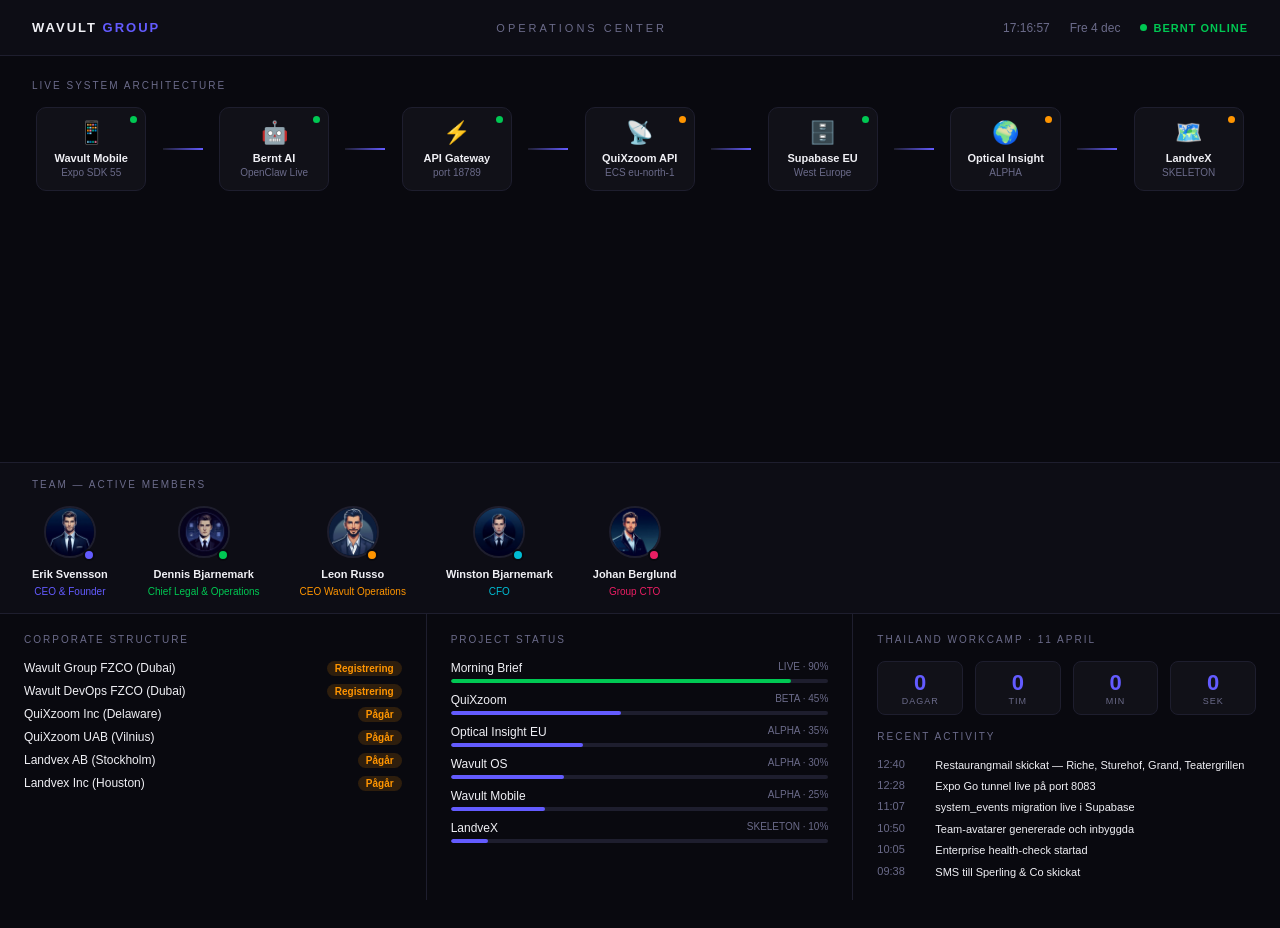
<file: dashboard.html>
<!DOCTYPE html>
<html lang="sv">
<head>
<meta charset="UTF-8">
<meta name="viewport" content="width=device-width, initial-scale=1.0">
<title>Wavult Group — Operations Center</title>
<style>
  *, *::before, *::after { box-sizing: border-box; margin: 0; padding: 0; }
  
  :root {
    --bg: #09090f;
    --panel: #111118;
    --border: #1e1e2e;
    --text: #f0f0f5;
    --muted: #6b6b8a;
    --accent: #635bff;
    --green: #00c853;
    --red: #ff3b30;
    --amber: #ff9500;
    --cyan: #00bcd4;
  }

  html, body {
    width: 100%; height: 100%;
    background: var(--bg);
    color: var(--text);
    font-family: -apple-system, BlinkMacSystemFont, 'Segoe UI', Inter, sans-serif;
    overflow: hidden;
  }

  /* HEADER */
  .header {
    display: flex;
    align-items: center;
    justify-content: space-between;
    padding: 0 32px;
    height: 56px;
    border-bottom: 1px solid var(--border);
    background: #0d0d15;
  }
  .header-logo {
    font-size: 13px;
    font-weight: 700;
    letter-spacing: 2px;
    text-transform: uppercase;
    color: var(--text);
  }
  .header-logo span { color: var(--accent); }
  .header-center {
    font-size: 11px;
    letter-spacing: 3px;
    text-transform: uppercase;
    color: var(--muted);
  }
  .header-right {
    display: flex;
    align-items: center;
    gap: 20px;
    font-size: 12px;
    color: var(--muted);
  }
  .status-badge {
    display: flex;
    align-items: center;
    gap: 6px;
    font-size: 11px;
    font-weight: 600;
    color: var(--green);
    letter-spacing: 1px;
  }
  .status-dot {
    width: 7px; height: 7px;
    border-radius: 50%;
    background: var(--green);
    animation: pulse-green 2s infinite;
  }
  @keyframes pulse-green {
    0%, 100% { box-shadow: 0 0 0 0 rgba(0,200,83,0.4); }
    50% { box-shadow: 0 0 0 6px rgba(0,200,83,0); }
  }

  /* MAIN GRID */
  .main {
    display: grid;
    grid-template-rows: 1fr auto auto;
    height: calc(100vh - 56px);
    gap: 0;
  }

  /* SYSTEM MAP */
  .system-map {
    padding: 24px 32px;
    border-bottom: 1px solid var(--border);
    overflow: hidden;
  }
  .section-label {
    font-size: 10px;
    letter-spacing: 2px;
    text-transform: uppercase;
    color: var(--muted);
    margin-bottom: 16px;
  }
  .system-nodes {
    display: flex;
    align-items: center;
    justify-content: space-around;
    gap: 8px;
    flex-wrap: nowrap;
  }
  .node {
    background: var(--panel);
    border: 1px solid var(--border);
    border-radius: 10px;
    padding: 12px 16px;
    text-align: center;
    min-width: 110px;
    position: relative;
    transition: border-color 0.2s;
  }
  .node:hover { border-color: var(--accent); }
  .node-icon { font-size: 22px; margin-bottom: 6px; }
  .node-name { font-size: 11px; font-weight: 600; color: var(--text); margin-bottom: 3px; }
  .node-info { font-size: 10px; color: var(--muted); }
  .node-status {
    position: absolute;
    top: 8px; right: 8px;
    width: 7px; height: 7px;
    border-radius: 50%;
  }
  .node-status.green { background: var(--green); animation: pulse-green 2s infinite; }
  .node-status.amber { background: var(--amber); animation: pulse-amber 2s infinite; }
  @keyframes pulse-amber {
    0%, 100% { box-shadow: 0 0 0 0 rgba(255,149,0,0.4); }
    50% { box-shadow: 0 0 0 6px rgba(255,149,0,0); }
  }

  .connector {
    flex: 1;
    height: 2px;
    background: linear-gradient(90deg, var(--border), var(--accent), var(--border));
    background-size: 200% 100%;
    animation: flow 2s linear infinite;
    min-width: 20px;
    max-width: 40px;
  }
  @keyframes flow {
    0% { background-position: 200% 0; }
    100% { background-position: 0% 0; }
  }

  /* TEAM AVATARS */
  .team-section {
    padding: 16px 32px;
    border-bottom: 1px solid var(--border);
    background: #0d0d15;
  }
  .team-row {
    display: flex;
    align-items: center;
    gap: 40px;
  }
  .avatar-card {
    display: flex;
    flex-direction: column;
    align-items: center;
    gap: 6px;
  }
  .avatar-wrap {
    position: relative;
    animation: breathe 4s ease-in-out infinite;
  }
  @keyframes breathe {
    0%, 100% { transform: scale(1); }
    50% { transform: scale(1.04); }
  }
  .avatar-img {
    width: 52px; height: 52px;
    border-radius: 50%;
    object-fit: cover;
    border: 2px solid var(--border);
  }
  .avatar-status {
    position: absolute;
    bottom: 1px; right: 1px;
    width: 12px; height: 12px;
    border-radius: 50%;
    border: 2px solid var(--bg);
    animation: pulse-green 2s infinite;
  }
  .avatar-name {
    font-size: 11px;
    font-weight: 600;
    color: var(--text);
    white-space: nowrap;
  }
  .avatar-title {
    font-size: 10px;
    white-space: nowrap;
  }

  /* INFO PANELS */
  .info-panels {
    display: grid;
    grid-template-columns: 1fr 1fr 1fr;
    gap: 0;
    flex: 1;
    overflow: hidden;
  }
  .panel {
    padding: 20px 24px;
    border-right: 1px solid var(--border);
    overflow: hidden;
  }
  .panel:last-child { border-right: none; }

  /* Company list */
  .entity-list { list-style: none; display: flex; flex-direction: column; gap: 8px; }
  .entity-item {
    display: flex;
    align-items: center;
    justify-content: space-between;
    font-size: 12px;
  }
  .entity-name { color: var(--text); }
  .entity-badge {
    font-size: 10px;
    padding: 2px 8px;
    border-radius: 20px;
    font-weight: 600;
  }
  .badge-pending { background: rgba(255,149,0,0.15); color: var(--amber); }
  .badge-live { background: rgba(0,200,83,0.15); color: var(--green); }

  /* Progress bars */
  .project-list { display: flex; flex-direction: column; gap: 10px; }
  .project-item { display: flex; flex-direction: column; gap: 4px; }
  .project-header { display: flex; justify-content: space-between; font-size: 12px; }
  .project-name { color: var(--text); }
  .project-status { color: var(--muted); font-size: 10px; }
  .progress-bar {
    width: 100%; height: 4px;
    background: var(--border);
    border-radius: 2px;
    overflow: hidden;
  }
  .progress-fill {
    height: 100%;
    border-radius: 2px;
    background: var(--accent);
    transition: width 1s ease;
  }
  .progress-fill.green { background: var(--green); }

  /* Countdown + Log */
  .countdown {
    display: flex;
    gap: 12px;
    margin-bottom: 16px;
  }
  .countdown-unit {
    text-align: center;
    background: var(--panel);
    border: 1px solid var(--border);
    border-radius: 8px;
    padding: 8px 12px;
    flex: 1;
  }
  .countdown-num {
    font-size: 22px;
    font-weight: 700;
    color: var(--accent);
    font-variant-numeric: tabular-nums;
  }
  .countdown-label {
    font-size: 9px;
    text-transform: uppercase;
    letter-spacing: 1px;
    color: var(--muted);
  }
  .activity-list { display: flex; flex-direction: column; gap: 6px; }
  .activity-item {
    display: flex;
    gap: 10px;
    font-size: 11px;
    align-items: flex-start;
  }
  .activity-time { color: var(--muted); white-space: nowrap; min-width: 48px; }
  .activity-text { color: var(--text); line-height: 1.4; }

  /* FOOTER */
  .footer {
    display: flex;
    align-items: center;
    justify-content: space-between;
    padding: 8px 32px;
    border-top: 1px solid var(--border);
    background: #0d0d15;
    font-size: 10px;
    color: var(--muted);
    letter-spacing: 1px;
    text-transform: uppercase;
  }
  .footer-status {
    display: flex;
    align-items: center;
    gap: 6px;
    color: var(--green);
    font-weight: 600;
  }
</style>
</head>
<body>

<!-- HEADER -->
<div class="header">
  <div class="header-logo">Wavult<span> Group</span></div>
  <div class="header-center">Operations Center</div>
  <div class="header-right">
    <span id="clock">--:--:--</span>
    <span id="datestr">--</span>
    <div class="status-badge">
      <div class="status-dot"></div>
      BERNT ONLINE
    </div>
  </div>
</div>

<div class="main">

  <!-- SYSTEM MAP -->
  <div class="system-map">
    <div class="section-label">Live System Architecture</div>
    <div class="system-nodes">
      <div class="node">
        <div class="node-status green"></div>
        <div class="node-icon">📱</div>
        <div class="node-name">Wavult Mobile</div>
        <div class="node-info">Expo SDK 55</div>
      </div>
      <div class="connector"></div>
      <div class="node">
        <div class="node-status green"></div>
        <div class="node-icon">🤖</div>
        <div class="node-name">Bernt AI</div>
        <div class="node-info">OpenClaw Live</div>
      </div>
      <div class="connector"></div>
      <div class="node">
        <div class="node-status green"></div>
        <div class="node-icon">⚡</div>
        <div class="node-name">API Gateway</div>
        <div class="node-info">port 18789</div>
      </div>
      <div class="connector"></div>
      <div class="node">
        <div class="node-status amber"></div>
        <div class="node-icon">📡</div>
        <div class="node-name">QuiXzoom API</div>
        <div class="node-info">ECS eu-north-1</div>
      </div>
      <div class="connector"></div>
      <div class="node">
        <div class="node-status green"></div>
        <div class="node-icon">🗄️</div>
        <div class="node-name">Supabase EU</div>
        <div class="node-info">West Europe</div>
      </div>
      <div class="connector"></div>
      <div class="node">
        <div class="node-status amber"></div>
        <div class="node-icon">🌍</div>
        <div class="node-name">Optical Insight</div>
        <div class="node-info">ALPHA</div>
      </div>
      <div class="connector"></div>
      <div class="node">
        <div class="node-status amber"></div>
        <div class="node-icon">🗺️</div>
        <div class="node-name">LandveX</div>
        <div class="node-info">SKELETON</div>
      </div>
    </div>
  </div>

  <!-- TEAM -->
  <div class="team-section">
    <div class="section-label">Team — Active Members</div>
    <div class="team-row">
      
      <div class="avatar-card">
        <div class="avatar-wrap" style="animation-delay:0s">
          <img src="[data-uri]" alt="Erik Svensson" class="avatar-img">
          <div class="avatar-status" style="background:#635bff"></div>
        </div>
        <div class="avatar-name">Erik Svensson</div>
        <div class="avatar-title" style="color:#635bff">CEO & Founder</div>
      </div>
      <div class="avatar-card">
        <div class="avatar-wrap" style="animation-delay:0.4s">
          <img src="[data-uri]" alt="Dennis Bjarnemark" class="avatar-img">
          <div class="avatar-status" style="background:#00c853"></div>
        </div>
        <div class="avatar-name">Dennis Bjarnemark</div>
        <div class="avatar-title" style="color:#00c853">Chief Legal & Operations</div>
      </div>
      <div class="avatar-card">
        <div class="avatar-wrap" style="animation-delay:0.8s">
          <img src="[data-uri]" alt="Leon Russo" class="avatar-img">
          <div class="avatar-status" style="background:#ff9500"></div>
        </div>
        <div class="avatar-name">Leon Russo</div>
        <div class="avatar-title" style="color:#ff9500">CEO Wavult Operations</div>
      </div>
      <div class="avatar-card">
        <div class="avatar-wrap" style="animation-delay:1.2s">
          <img src="[data-uri]" alt="Winston Bjarnemark" class="avatar-img">
          <div class="avatar-status" style="background:#00bcd4"></div>
        </div>
        <div class="avatar-name">Winston Bjarnemark</div>
        <div class="avatar-title" style="color:#00bcd4">CFO</div>
      </div>
      <div class="avatar-card">
        <div class="avatar-wrap" style="animation-delay:1.6s">
          <img src="[data-uri]" alt="Johan Berglund" class="avatar-img">
          <div class="avatar-status" style="background:#e91e63"></div>
        </div>
        <div class="avatar-name">Johan Berglund</div>
        <div class="avatar-title" style="color:#e91e63">Group CTO</div>
      </div>
    </div>
  </div>

  <!-- INFO PANELS -->
  <div class="info-panels">

    <!-- Bolagsstruktur -->
    <div class="panel">
      <div class="section-label">Corporate Structure</div>
      <ul class="entity-list">
        <li class="entity-item"><span class="entity-name">Wavult Group FZCO (Dubai)</span><span class="entity-badge badge-pending">Registrering</span></li>
        <li class="entity-item"><span class="entity-name">Wavult DevOps FZCO (Dubai)</span><span class="entity-badge badge-pending">Registrering</span></li>
        <li class="entity-item"><span class="entity-name">QuiXzoom Inc (Delaware)</span><span class="entity-badge badge-pending">Pågår</span></li>
        <li class="entity-item"><span class="entity-name">QuiXzoom UAB (Vilnius)</span><span class="entity-badge badge-pending">Pågår</span></li>
        <li class="entity-item"><span class="entity-name">Landvex AB (Stockholm)</span><span class="entity-badge badge-pending">Pågår</span></li>
        <li class="entity-item"><span class="entity-name">Landvex Inc (Houston)</span><span class="entity-badge badge-pending">Pågår</span></li>
      </ul>
    </div>

    <!-- Projektstatus -->
    <div class="panel">
      <div class="section-label">Project Status</div>
      <div class="project-list">
        <div class="project-item">
          <div class="project-header"><span class="project-name">Morning Brief</span><span class="project-status">LIVE · 90%</span></div>
          <div class="progress-bar"><div class="progress-fill green" style="width:90%"></div></div>
        </div>
        <div class="project-item">
          <div class="project-header"><span class="project-name">QuiXzoom</span><span class="project-status">BETA · 45%</span></div>
          <div class="progress-bar"><div class="progress-fill" style="width:45%"></div></div>
        </div>
        <div class="project-item">
          <div class="project-header"><span class="project-name">Optical Insight EU</span><span class="project-status">ALPHA · 35%</span></div>
          <div class="progress-bar"><div class="progress-fill" style="width:35%"></div></div>
        </div>
        <div class="project-item">
          <div class="project-header"><span class="project-name">Wavult OS</span><span class="project-status">ALPHA · 30%</span></div>
          <div class="progress-bar"><div class="progress-fill" style="width:30%"></div></div>
        </div>
        <div class="project-item">
          <div class="project-header"><span class="project-name">Wavult Mobile</span><span class="project-status">ALPHA · 25%</span></div>
          <div class="progress-bar"><div class="progress-fill" style="width:25%"></div></div>
        </div>
        <div class="project-item">
          <div class="project-header"><span class="project-name">LandveX</span><span class="project-status">SKELETON · 10%</span></div>
          <div class="progress-bar"><div class="progress-fill" style="width:10%"></div></div>
        </div>
      </div>
    </div>

    <!-- Countdown + Log -->
    <div class="panel">
      <div class="section-label">Thailand Workcamp · 11 april</div>
      <div class="countdown">
        <div class="countdown-unit"><div class="countdown-num" id="cd-days">--</div><div class="countdown-label">Dagar</div></div>
        <div class="countdown-unit"><div class="countdown-num" id="cd-hours">--</div><div class="countdown-label">Tim</div></div>
        <div class="countdown-unit"><div class="countdown-num" id="cd-min">--</div><div class="countdown-label">Min</div></div>
        <div class="countdown-unit"><div class="countdown-num" id="cd-sec">--</div><div class="countdown-label">Sek</div></div>
      </div>
      <div class="section-label" style="margin-top:12px">Recent Activity</div>
      <div class="activity-list">
        <div class="activity-item"><span class="activity-time">12:40</span><span class="activity-text">Restaurangmail skickat — Riche, Sturehof, Grand, Teatergrillen</span></div>
        <div class="activity-item"><span class="activity-time">12:28</span><span class="activity-text">Expo Go tunnel live på port 8083</span></div>
        <div class="activity-item"><span class="activity-time">11:07</span><span class="activity-text">system_events migration live i Supabase</span></div>
        <div class="activity-item"><span class="activity-time">10:50</span><span class="activity-text">Team-avatarer genererade och inbyggda</span></div>
        <div class="activity-item"><span class="activity-time">10:05</span><span class="activity-text">Enterprise health-check startad</span></div>
        <div class="activity-item"><span class="activity-time">09:38</span><span class="activity-text">SMS till Sperling & Co skickat</span></div>
      </div>
    </div>

  </div>

</div>

<!-- FOOTER -->
<div class="footer">
  <div class="footer-status">
    <div class="status-dot"></div>
    All Systems Operational
  </div>
  <div>Wavult OS v1.0 Beta — Operations Center</div>
  <div>Stockholm, Sweden · EU-North-1</div>
</div>

<script>
  // Clock
  function updateClock() {
    const now = new Date();
    document.getElementById('clock').textContent = now.toLocaleTimeString('sv-SE');
    const days = ['Sön','Mån','Tis','Ons','Tor','Fre','Lör'];
    const months = ['jan','feb','mar','apr','maj','jun','jul','aug','sep','okt','nov','dec'];
    document.getElementById('datestr').textContent = days[now.getDay()] + ' ' + now.getDate() + ' ' + months[now.getMonth()];
  }
  setInterval(updateClock, 1000);
  updateClock();

  // Countdown to 2026-04-11 00:00 Stockholm (UTC+2)
  function updateCountdown() {
    const target = new Date('2026-04-11T00:00:00+02:00');
    const now = new Date();
    const diff = target - now;
    if (diff <= 0) {
      document.getElementById('cd-days').textContent = '0';
      document.getElementById('cd-hours').textContent = '0';
      document.getElementById('cd-min').textContent = '0';
      document.getElementById('cd-sec').textContent = '0';
      return;
    }
    const days = Math.floor(diff / 86400000);
    const hours = Math.floor((diff % 86400000) / 3600000);
    const min = Math.floor((diff % 3600000) / 60000);
    const sec = Math.floor((diff % 60000) / 1000);
    document.getElementById('cd-days').textContent = String(days).padStart(2,'0');
    document.getElementById('cd-hours').textContent = String(hours).padStart(2,'0');
    document.getElementById('cd-min').textContent = String(min).padStart(2,'0');
    document.getElementById('cd-sec').textContent = String(sec).padStart(2,'0');
  }
  setInterval(updateCountdown, 1000);
  updateCountdown();
</script>
</body>
</html>
</file>
